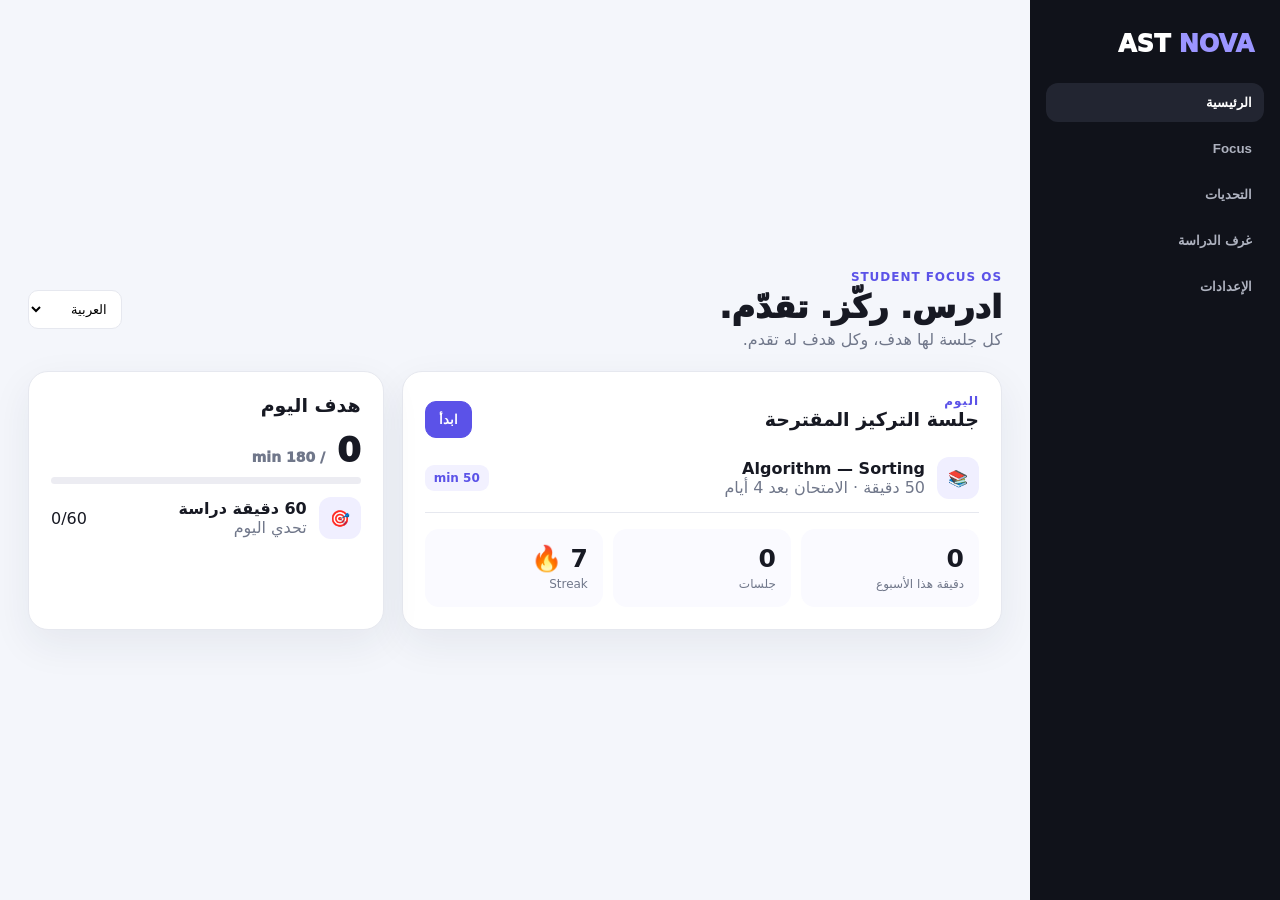
<file: index (1).html>
<!doctype html>
<html>
<head>
<meta charset="UTF-8">
<meta name="viewport" content="width=device-width,initial-scale=1">
<meta http-equiv="refresh" content="0;url=nova.html">
<title>AST NOVA</title>
</head>
<body>
<script>
location.replace("nova.html");
</script>
</body>
</html>
<!doctype html>
<html lang="ar" dir="rtl">
<head>
<meta charset="utf-8"><meta name="viewport" content="width=device-width,initial-scale=1">
<title>AST Nova — Student Focus OS</title>
<style>
:root{--bg:#f4f6fb;--panel:#fff;--ink:#171923;--muted:#70778a;--line:#e6e8ef;--brand:#5b52e8;--brand2:#8b84ff;--good:#16a673;--shadow:0 14px 40px #1d254012}
*{box-sizing:border-box}body{margin:0;background:var(--bg);color:var(--ink);font-family:Inter,system-ui,-apple-system,Segoe UI,sans-serif}.shell{display:grid;grid-template-columns:250px 1fr;min-height:100vh}
.side{background:#10121a;color:white;padding:22px 16px;position:sticky;top:0;height:100vh}.logo{font-size:24px;font-weight:950;padding:8px 10px 25px}.logo i{color:#9b95ff;font-style:normal}.nav{display:grid;gap:7px}.nav button{border:0;background:none;color:#aeb2bf;text-align:right;padding:12px;border-radius:12px;font-weight:750}.nav button.active,.nav button:hover{background:#222531;color:#fff}
.content{max-width:1250px;width:100%;margin:auto;padding:28px}.top{display:flex;justify-content:space-between;gap:15px;align-items:center;margin-bottom:22px}.kicker{color:var(--brand);font-weight:850;font-size:12px;text-transform:uppercase;letter-spacing:.08em}.title{font-size:32px;font-weight:950;margin:4px 0}.muted{color:var(--muted)}.lang{padding:10px;border:1px solid var(--line);border-radius:10px;background:#fff}
.page{display:none}.page.active{display:block}.layout{display:grid;grid-template-columns:1.35fr .8fr;gap:18px}.card{background:var(--panel);border:1px solid var(--line);border-radius:20px;padding:22px;box-shadow:var(--shadow)}h2{margin:0 0 14px;font-size:19px}
.stats{display:grid;grid-template-columns:repeat(3,1fr);gap:10px}.stat{background:#fafaff;border-radius:14px;padding:15px}.stat b{display:block;font-size:25px}.stat span{color:var(--muted);font-size:12px}
.timer{text-align:center}.modes{display:flex;justify-content:center;gap:7px;flex-wrap:wrap;margin:10px 0 18px}.mode,.btn{border:1px solid var(--line);background:#fff;border-radius:11px;padding:10px 13px;font-weight:800;cursor:pointer}.mode.active,.btn.primary{background:var(--brand);color:#fff;border-color:var(--brand)}.clock{width:270px;height:270px;border-radius:50%;margin:8px auto 20px;background:conic-gradient(var(--brand) var(--progress,0%),#ebebf2 0);display:grid;place-items:center;position:relative}.clock:after{content:"";position:absolute;width:230px;height:230px;border-radius:50%;background:#fff}.digits{position:relative;z-index:1;font-size:52px;font-weight:950;direction:ltr}.controls{display:flex;justify-content:center;gap:8px;flex-wrap:wrap}
.field{display:grid;gap:8px;margin:12px auto;max-width:470px;text-align:right}.field input,.field select{padding:12px;border:1px solid var(--line);border-radius:11px;background:#fff;outline:0}
.item{display:flex;align-items:center;gap:12px;padding:13px 0;border-bottom:1px solid var(--line)}.item:last-child{border-bottom:0}.icon{width:42px;height:42px;border-radius:12px;background:#f0efff;display:grid;place-items:center}.grow{flex:1}.bar{height:7px;background:#ececf2;border-radius:9px;overflow:hidden;margin-top:7px}.bar i{display:block;height:100%;background:var(--brand);border-radius:9px}.pill{padding:6px 9px;background:#f2f1ff;color:var(--brand);border-radius:9px;font-size:12px;font-weight:800}
.tabs{display:flex;gap:8px;flex-wrap:wrap;margin-bottom:15px}.tab{padding:10px 13px;border:1px solid var(--line);border-radius:10px;background:#fff;font-weight:800;cursor:pointer}.tab.active{background:#11131b;color:#fff}
.board .item{padding:12px 0}.avatar{width:38px;height:38px;border-radius:50%;display:grid;place-items:center;background:#e9e7ff;color:#5048d8;font-weight:900}.rank{width:24px;font-weight:900;color:var(--muted)}
.toast{position:fixed;bottom:20px;right:20px;background:#11131b;color:#fff;padding:13px 16px;border-radius:12px;display:none}
@media(max-width:900px){.shell{grid-template-columns:1fr}.side{height:auto;position:static;padding:10px}.logo{padding:5px 8px 10px}.nav{grid-template-columns:repeat(5,1fr)}.nav button{text-align:center;font-size:0}.nav button:before{font-size:18px}.nav button:nth-child(1):before{content:"⌂"}.nav button:nth-child(2):before{content:"⏱"}.nav button:nth-child(3):before{content:"🏆"}.nav button:nth-child(4):before{content:"👥"}.nav button:nth-child(5):before{content:"⚙"}.content{padding:16px}.layout{grid-template-columns:1fr}.clock{width:230px;height:230px}.clock:after{width:194px;height:194px}.digits{font-size:43px}}
</style>
</head>
<body>
<div class="shell">
<aside class="side"><div class="logo">AST <i>NOVA</i></div><div class="nav">
<button class="active" data-page="home">الرئيسية</button><button data-page="focus">Focus</button><button data-page="challenge">التحديات</button><button data-page="room">غرف الدراسة</button><button data-page="settings">الإعدادات</button>
</div></aside>
<main class="content">
<header class="top"><div><div class="kicker" id="kicker">STUDENT FOCUS OS</div><div class="title" id="title">ادرس. ركّز. تقدّم.</div><div class="muted" id="subtitle">كل جلسة لها هدف، وكل هدف له تقدم.</div></div><select class="lang" id="language"><option value="ar">العربية</option><option value="fr">Français</option><option value="en">English</option></select></header>

<section class="page active" id="home"><div class="layout">
<div class="card"><div style="display:flex;justify-content:space-between;gap:10px;align-items:center"><div><div class="kicker" id="today">اليوم</div><h2 id="next">جلسة التركيز المقترحة</h2></div><button class="btn primary" onclick="openPage('focus')" id="startHome">ابدأ</button></div>
<div class="item"><div class="icon">📚</div><div class="grow"><b>Algorithm — Sorting</b><div class="muted">50 دقيقة · الامتحان بعد 4 أيام</div></div><span class="pill">50 min</span></div>
<div class="stats" style="margin-top:16px"><div class="stat"><b id="weekMinutes">0</b><span>دقيقة هذا الأسبوع</span></div><div class="stat"><b id="sessions">0</b><span>جلسات</span></div><div class="stat"><b>7 🔥</b><span>Streak</span></div></div></div>
<div class="card"><h2>هدف اليوم</h2><div style="font-size:34px;font-weight:950"><span id="todayMinutes">0</span> <span class="muted" style="font-size:14px">/ 180 min</span></div><div class="bar"><i id="goalBar" style="width:0%"></i></div><div class="item"><div class="icon">🎯</div><div class="grow"><b>60 دقيقة دراسة</b><div class="muted">تحدي اليوم</div></div><span id="challengeMini">0/60</span></div></div>
</div></section>

<section class="page" id="focus"><div class="layout">
<div class="card timer"><div class="kicker">FOCUS HUB</div><h2>جلسة دراسة</h2><div class="modes"><button class="mode active" onclick="preset(25,this)">25/5</button><button class="mode" onclick="preset(50,this)">50/10</button><button class="mode" onclick="preset(90,this)">90/15</button><button class="mode" onclick="customTime()">Custom</button></div>
<div class="clock" id="clock"><div class="digits" id="digits">25:00</div></div>
<div class="field"><input id="subject" placeholder="المادة / Matière / Subject"><input id="topic" placeholder="الدرس أو الهدف / Cours / Topic"></div>
<div class="controls"><button class="btn primary" id="toggle" onclick="toggleTimer()">ابدأ الجلسة</button><button class="btn" onclick="resetTimer()">إعادة</button></div><p class="muted" id="modeInfo">25 دقيقة تركيز · 5 دقائق راحة</p></div>
<div><div class="card"><h2>ملخص التركيز</h2><div class="stats"><div class="stat"><b id="focusToday">0</b><span>دقيقة اليوم</span></div><div class="stat"><b id="focusXP">0</b><span>XP</span></div><div class="stat"><b id="focusSessions">0</b><span>Sessions</span></div></div></div>
<div class="card" style="margin-top:18px"><h2>التحديات الحالية</h2><div class="item"><div class="icon">⏱️</div><div class="grow"><b>60 دقيقة اليوم</b><div class="bar"><i id="bar60" style="width:0%"></i></div></div><span id="txt60">0/60</span></div><div class="item"><div class="icon">📚</div><div class="grow"><b>5 جلسات هذا الأسبوع</b><div class="bar"><i id="bar5" style="width:0%"></i></div></div><span id="txt5">0/5</span></div><div class="item"><div class="icon">🔥</div><div class="grow"><b>7 أيام متتالية</b><div class="bar"><i style="width:86%"></i></div></div><span>6/7</span></div></div></div>
</div></section>

<section class="page" id="challenge"><div class="layout"><div class="card"><div style="display:flex;justify-content:space-between"><h2>تحديات الدراسة</h2><button class="btn primary" onclick="addChallenge()">+ جديد</button></div>
<div class="item"><div class="icon">🎯</div><div class="grow"><b>60 دقيقة اليوم</b><div class="muted">+60 XP</div><div class="bar"><i id="c1" style="width:0%"></i></div></div><span id="c1t">0/60m</span></div>
<div class="item"><div class="icon">📚</div><div class="grow"><b>3 جلسات اليوم</b><div class="muted">+100 XP</div><div class="bar"><i id="c2" style="width:0%"></i></div></div><span id="c2t">0/3</span></div>
<div class="item"><div class="icon">🏆</div><div class="grow"><b>10 ساعات هذا الأسبوع</b><div class="muted">+300 XP</div><div class="bar"><i id="c3" style="width:0%"></i></div></div><span id="c3t">0/600m</span></div>
</div><div class="card"><h2>هدف الأسبوع</h2><div style="font-size:36px;font-weight:950" id="weekly">0h 00m</div><div class="muted">من 10 ساعات</div><div class="bar" style="margin-top:10px"><i id="weeklyBar" style="width:0%"></i></div><p class="muted">الجلسات المكتملة تحدث التحديات تلقائيًا.</p></div></div></section>

<section class="page" id="room"><div class="layout"><div class="card"><div style="display:flex;justify-content:space-between"><h2>Study Rooms</h2><button class="btn primary" onclick="createRoom()">إنشاء غرفة</button></div><p class="muted">تنافسوا في وقت الدراسة بدل المنافسة في الكلام 😄</p><div class="item"><div class="icon">👥</div><div class="grow"><b>Algorithm Warriors</b><div class="muted">8 أعضاء · الهدف 50 ساعة</div><div class="bar"><i id="roomBar" style="width:0%"></i></div></div><b id="roomHours">0h</b></div><div class="pill" style="display:inline-block;margin-top:12px">CODE: AST-NOVA</div></div>
<div class="card board"><h2>Leaderboard</h2><div class="item"><span class="rank">1</span><span class="avatar">A</span><div class="grow"><b>Ahmed</b><div class="muted">8h 20m · 12 sessions</div></div></div><div class="item"><span class="rank">2</span><span class="avatar">H</span><div class="grow"><b>Hichem</b><div class="muted" id="youRow">0h · 0 sessions</div></div></div><div class="item"><span class="rank">3</span><span class="avatar">S</span><div class="grow"><b>Sara</b><div class="muted">6h 30m · 9 sessions</div></div></div></div></div></section>

<section class="page" id="settings"><div class="card"><h2>الإعدادات</h2><div class="field" style="margin:0"><label>اللغة<select id="language2"><option value="ar">العربية</option><option value="fr">Français</option><option value="en">English</option></select></label><label>هدف التركيز اليومي<input type="number" value="180"></label></div></div></section>
</main></div><div class="toast" id="toast"></div>
<script>
const S={minutes:0,sessions:0,xp:0,total:1500,remain:1500,running:false,interval:null,weekly:0};
function q(id){return document.getElementById(id)}
function openPage(id){document.querySelectorAll(".page").forEach(p=>p.classList.remove("active"));q(id).classList.add("active");document.querySelectorAll(".nav button").forEach(b=>b.classList.toggle("active",b.dataset.page===id))}
document.querySelectorAll(".nav button").forEach(b=>b.onclick=()=>openPage(b.dataset.page));
function render(){let m=Math.floor(S.remain/60),s=S.remain%60;q("digits").textContent=String(m).padStart(2,"0")+":"+String(s).padStart(2,"0");q("clock").style.setProperty("--progress",(100-S.remain/S.total*100)+"%");q("toggle").textContent=S.running?"إيقاف مؤقت":"ابدأ الجلسة";q("todayMinutes").textContent=S.minutes;q("focusToday").textContent=S.minutes;q("focusSessions").textContent=S.sessions;q("sessions").textContent=S.sessions;q("focusXP").textContent=S.xp;q("weekMinutes").textContent=S.weekly;q("challengeMini").textContent=Math.min(S.minutes,60)+"/60";q("bar60").style.width=Math.min(S.minutes/60*100,100)+"%";q("bar5").style.width=Math.min(S.sessions/5*100,100)+"%";q("txt60").textContent=Math.min(S.minutes,60)+"/60";q("txt5").textContent=Math.min(S.sessions,5)+"/5";q("c1").style.width=Math.min(S.minutes/60*100,100)+"%";q("c2").style.width=Math.min(S.sessions/3*100,100)+"%";q("c3").style.width=Math.min(S.weekly/600*100,100)+"%";q("c1t").textContent=Math.min(S.minutes,60)+"/60m";q("c2t").textContent=Math.min(S.sessions,3)+"/3";q("c3t").textContent=Math.min(S.weekly,600)+"/600m";q("weekly").textContent=Math.floor(S.weekly/60)+"h "+String(S.weekly%60).padStart(2,"0")+"m";q("weeklyBar").style.width=Math.min(S.weekly/600*100,100)+"%";q("roomHours").textContent=(S.weekly/60).toFixed(1)+"h";q("roomBar").style.width=Math.min(S.weekly/3000*100,100)+"%";q("youRow").textContent=(S.weekly/60).toFixed(1)+"h · "+S.sessions+" sessions";q("goalBar").style.width=Math.min(S.minutes/180*100,100)+"%"}
function preset(min,el){document.querySelectorAll(".mode").forEach(x=>x.classList.remove("active"));el.classList.add("active");S.total=S.remain=min*60;S.running=false;clearInterval(S.interval);q("modeInfo").textContent=min+" دقيقة تركيز · "+(min===25?5:min===50?10:15)+" دقائق راحة";render()}
function customTime(){let x=prompt("مدة التركيز بالدقائق","40");if(x&&+x>0){S.total=S.remain=+x*60;S.running=false;clearInterval(S.interval);render()}}
function toggleTimer(){if(S.running){S.running=false;clearInterval(S.interval)}else{S.running=true;S.interval=setInterval(()=>{S.remain--;if(S.remain<=0){completeSession();S.remain=S.total}render()},1000)}render()}
function resetTimer(){S.running=false;clearInterval(S.interval);S.remain=S.total;render()}
function completeSession(){let mins=Math.round(S.total/60),sub=q("subject").value||"Study",topic=q("topic").value||"Focus";S.minutes+=mins;S.weekly+=mins;S.sessions++;S.xp+=mins;toast("تمت الجلسة: "+sub+" — "+topic+" · +"+mins+" XP")}
function addChallenge(){let x=prompt("اسم التحدي");if(x)toast("تم إنشاء التحدي: "+x)}
function createRoom(){let x=prompt("اسم الغرفة");if(x)toast("تم إنشاء غرفة: "+(x||"Study Room"))}
function toast(x){q("toast").textContent=x;q("toast").style.display="block";setTimeout(()=>q("toast").style.display="none",2200)}
const tr={
ar:["STUDENT FOCUS OS","ادرس. ركّز. تقدّم.","كل جلسة لها هدف، وكل هدف له تقدم."],
fr:["STUDENT FOCUS OS","Étudie. Concentre-toi. Progresse.","Chaque session a un objectif, chaque objectif a une progression."],
en:["STUDENT FOCUS OS","Study. Focus. Progress.","Every session has a goal, every goal has progress."]};
function language(v){let a=tr[v];q("kicker").textContent=a[0];q("title").textContent=a[1];q("subtitle").textContent=a[2];document.documentElement.lang=v;document.documentElement.dir=v==="ar"?"rtl":"ltr";q("language").value=v;q("language2").value=v}
q("language").onchange=e=>language(e.target.value);q("language2").onchange=e=>language(e.target.value);render();
</script>
</body></html>
</file>
